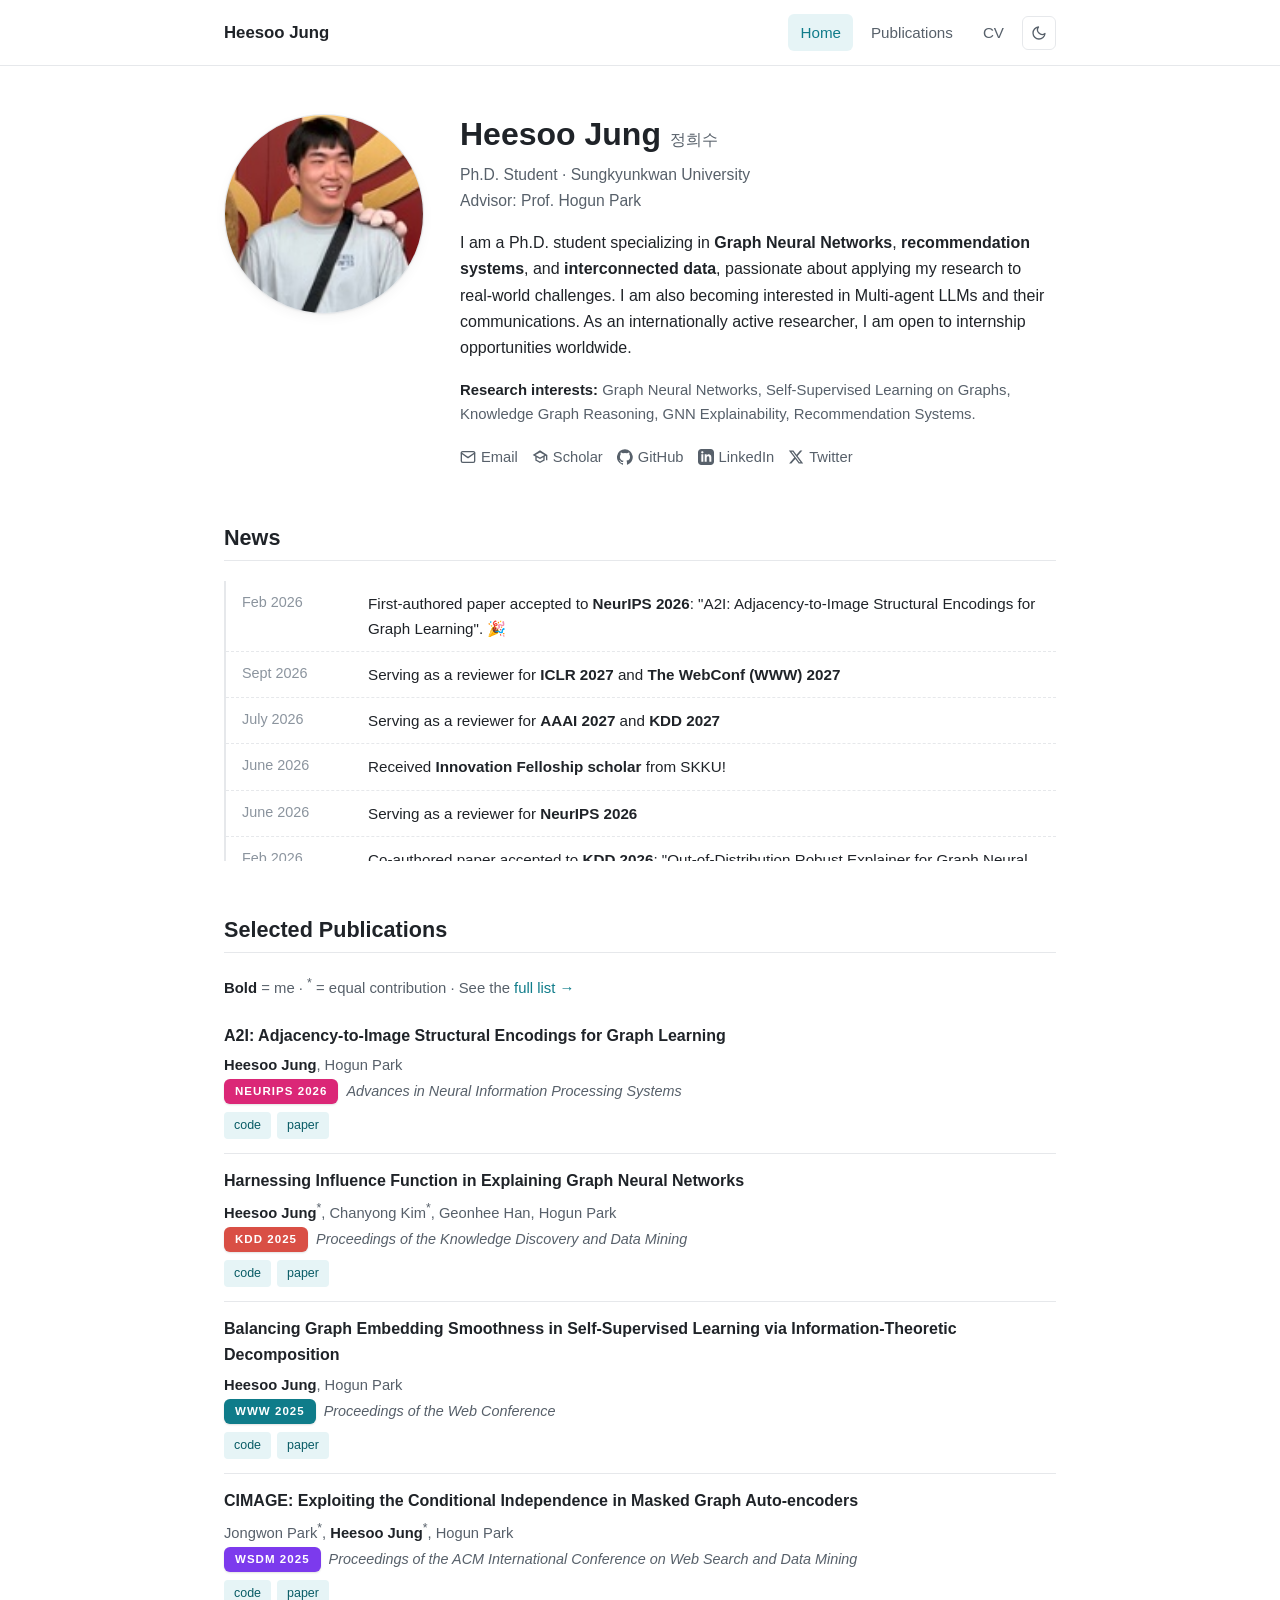
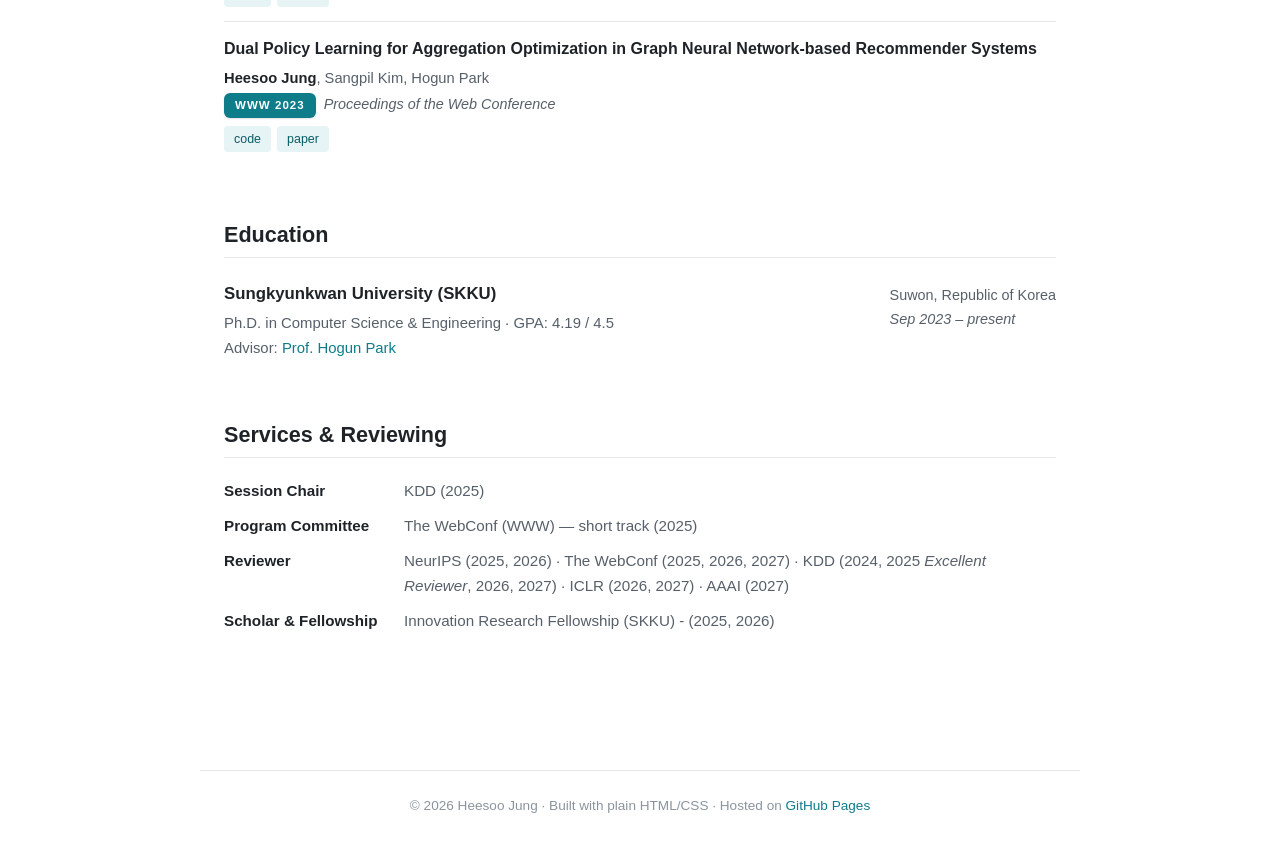
<file: index.html>
<!DOCTYPE html>
<html lang="en">
<head>
  <meta charset="UTF-8" />
  <meta name="viewport" content="width=device-width, initial-scale=1.0" />
  <title>Heesoo Jung</title>
  <meta name="description" content="Heesoo Jung — Ph.D. student at Sungkyunkwan University. Research on Graph Neural Networks, recommendation systems, and interconnected data, and now interested in multi-agent LLMs." />
  <link rel="stylesheet" href="assets/css/main.css" />
  <script src="assets/js/theme.js"></script>
  <!-- Favicon (replace with your own) -->
  <link rel="icon" href="data:image/svg+xml,%3Csvg xmlns='http://www.w3.org/2000/svg' viewBox='0 0 100 100'%3E%3Ctext y='.9em' font-size='90'%3E%F0%9F%93%9A%3C/text%3E%3C/svg%3E" />
</head>
<body>

  <!-- ============== NAV (duplicate on every page) ============== -->
  <nav class="navbar">
    <div class="nav-inner">
      <a class="nav-brand" href="index.html">Heesoo Jung</a>
      <div class="nav-links">
        <a href="index.html" class="active">Home</a>
        <a href="publications.html">Publications</a>
        <a href="assets/pdf/CV_Heesoo_Jung.pdf" target="_blank" rel="noopener">CV</a>
        <button class="theme-toggle" aria-label="Toggle dark mode">
          <svg class="moon" viewBox="0 0 24 24" fill="none" stroke="currentColor" stroke-width="2" stroke-linecap="round" stroke-linejoin="round"><path d="M21 12.79A9 9 0 1 1 11.21 3 7 7 0 0 0 21 12.79z"/></svg>
          <svg class="sun" viewBox="0 0 24 24" fill="none" stroke="currentColor" stroke-width="2" stroke-linecap="round" stroke-linejoin="round"><circle cx="12" cy="12" r="4"/><path d="M12 2v2M12 20v2M4.93 4.93l1.41 1.41M17.66 17.66l1.41 1.41M2 12h2M20 12h2M4.93 19.07l1.41-1.41M17.66 6.34l1.41-1.41"/></svg>
        </button>
      </div>
    </div>
  </nav>

  <main>

    <!-- ============== HERO ============== -->
    <section class="hero">
      <!-- Replace placeholder with: <img class="hero-photo" src="assets/img/profile.jpg" alt="Heesoo Jung"> -->
      <img class="hero-photo" src="assets/img/HS.jpg" alt="Heesoo Jung">

      <div>
        <h1>Heesoo Jung <span style="font-size:1rem;color:var(--text-soft);font-weight:400;">정희수</span></h1>
        <div class="hero-meta">
          Ph.D. Student &middot; <a href="https://www.skku.edu" target="_blank" rel="noopener">Sungkyunkwan University</a><br />
          Advisor: <a href="https://sites.google.com/view/hogun-park" target="_blank" rel="noopener">Prof. Hogun Park</a>
        </div>

        <p class="hero-bio">
          I am a Ph.D. student specializing in <strong>Graph Neural Networks</strong>,
          <strong>recommendation systems</strong>, and <strong>interconnected data</strong>,
          passionate about applying my research to real-world challenges. I am also becoming interested in Multi-agent LLMs and their communications. As an internationally
          active researcher, I am open to internship opportunities worldwide.
        </p>

        <p class="hero-bio" style="color:var(--text-soft);font-size:.93rem;">
          <strong style="color:var(--text);">Research interests:</strong>
          Graph Neural Networks, Self-Supervised Learning on Graphs,
          Knowledge Graph Reasoning, GNN Explainability, Recommendation Systems.
        </p>

        <div class="socials">
          <a href="mailto:steve305@g.skku.edu">
            <svg viewBox="0 0 24 24" fill="none" stroke="currentColor" stroke-width="2" stroke-linecap="round" stroke-linejoin="round"><path d="M4 4h16c1.1 0 2 .9 2 2v12c0 1.1-.9 2-2 2H4c-1.1 0-2-.9-2-2V6c0-1.1.9-2 2-2z"/><polyline points="22,6 12,13 2,6"/></svg>
            Email
          </a>
          <a href="https://scholar.google.com/citations?user=NH_YMugAAAAJ&hl=ko" target="_blank" rel="noopener">
            <svg viewBox="0 0 24 24" fill="currentColor"><path d="M12 2L1 9l4 2.18v6L12 21l7-3.82v-6l2-1.09V17h2V9L12 2zm6.82 7L12 12.72 5.18 9 12 5.28 18.82 9zM17 15.99l-5 2.73-5-2.73v-3.72L12 15l5-2.73v3.72z"/></svg>
            Scholar
          </a>
          <a href="https://github.com/steve30572" target="_blank" rel="noopener">
            <svg viewBox="0 0 24 24" fill="currentColor"><path d="M12 .3a12 12 0 0 0-3.8 23.4c.6.1.8-.3.8-.6v-2c-3.3.7-4-1.6-4-1.6-.5-1.4-1.3-1.8-1.3-1.8-1.1-.7.1-.7.1-.7 1.2.1 1.8 1.2 1.8 1.2 1.1 1.8 2.8 1.3 3.5 1 .1-.8.4-1.3.8-1.6-2.7-.3-5.5-1.3-5.5-6 0-1.3.5-2.4 1.2-3.2-.1-.3-.5-1.5.1-3.2 0 0 1-.3 3.3 1.2a11.5 11.5 0 0 1 6 0c2.3-1.5 3.3-1.2 3.3-1.2.6 1.7.2 2.9.1 3.2.8.8 1.2 1.9 1.2 3.2 0 4.6-2.8 5.6-5.5 5.9.4.4.8 1.1.8 2.2v3.3c0 .3.2.7.8.6A12 12 0 0 0 12 .3"/></svg>
            GitHub
          </a>
          <a href="https://www.linkedin.com/in/heesoo-jung-018920285/" target="_blank" rel="noopener">
            <svg viewBox="0 0 24 24" fill="currentColor"><path d="M19 0h-14c-2.761 0-5 2.239-5 5v14c0 2.761 2.239 5 5 5h14c2.761 0 5-2.239 5-5v-14c0-2.761-2.239-5-5-5zm-11 19h-3v-11h3v11zm-1.5-12.268c-.966 0-1.75-.79-1.75-1.764s.784-1.764 1.75-1.764 1.75.79 1.75 1.764-.783 1.764-1.75 1.764zm13.5 12.268h-3v-5.604c0-3.368-4-3.113-4 0v5.604h-3v-11h3v1.765c1.396-2.586 7-2.777 7 2.476v6.759z"/></svg>
            LinkedIn
          </a>
          <a href="https://x.com/" target="_blank" rel="noopener">
            <svg viewBox="0 0 24 24" fill="currentColor"><path d="M18.244 2.25h3.308l-7.227 8.26 8.502 11.24H16.17l-5.214-6.817L4.99 21.75H1.68l7.73-8.835L1.254 2.25H8.08l4.713 6.231zm-1.161 17.52h1.833L7.084 4.126H5.117z"/></svg>
            Twitter
          </a>
        </div>
      </div>
    </section>

    <!-- ============== NEWS ============== -->
    <section id="news">
      <h2>News</h2>
      <ul class="news-list">
        <li>
          <span class="news-date">Feb 2026</span>
          <span class="news-text">First-authored paper accepted to <strong>NeurIPS 2026</strong>: "A2I: Adjacency-to-Image Structural Encodings for Graph Learning". 🎉</span>
        </li>
        <li>
          <span class="news-date">Sept 2026</span>
          <span class="news-text">Serving as a reviewer for <strong>ICLR 2027</strong> and <strong>The WebConf (WWW) 2027</strong></span>
        </li>
        <li>
          <span class="news-date">July 2026</span>
          <span class="news-text">Serving as a reviewer for <strong>AAAI 2027</strong> and <strong>KDD 2027</strong></span>
        </li>
        <li>
          <span class="news-date">June 2026</span>
          <span class="news-text">Received <strong>Innovation Felloship scholar</strong> from SKKU!</span>
        </li>
        <li>
          <span class="news-date">June 2026</span>
          <span class="news-text">Serving as a reviewer for <strong>NeurIPS 2026</strong></span>
        </li>
        <li>
          <span class="news-date">Feb 2026</span>
          <span class="news-text">Co-authored paper accepted to <strong>KDD 2026</strong>: "Out-of-Distribution Robust Explainer for Graph Neural Networks". 🎉</span>
        </li>
        <li>
          <span class="news-date">Jan 2026</span>
          <span class="news-text">Paper accepted to <em>Expert Systems with Applications</em> (Elsevier) on spatial dependency for domain generalization in time-series data.</span>
        </li>
        <li>
          <span class="news-date">Nov 2025</span>
          <span class="news-text">Serving as a reviewer for <strong>ICLR 2026</strong>, <strong>The WebConf 2026</strong>, and <strong>KDD 2026</strong>.</span>
        </li>
        <li>
          <span class="news-date">May 2025</span>
          <span class="news-text">Paper accepted to <strong>KDD 2025</strong>: "Harnessing Influence Function in Explaining Graph Neural Networks". Served as <em>Session Chair</em>!</span>
        </li>
        <li>
          <span class="news-date">May 2025</span>
          <span class="news-text">Two papers accepted to <strong>ACL 2025 Findings</strong> and <strong>PAKDD 2025</strong> on knowledge graph reasoning.</span>
        </li>
        <li>
          <span class="news-date">Jan 2025</span>
          <span class="news-text">Received <strong>Excellent Reviewer Award</strong> at KDD 2025.</span>
        </li>
        <li>
          <span class="news-date">Jan 2025</span>
          <span class="news-text">Paper accepted to <strong>WWW 2025</strong> on balancing graph embedding smoothness in SSL.</span>
        </li>
        <li>
          <span class="news-date">Oct 2024</span>
          <span class="news-text">Paper accepted to <strong>WSDM 2025</strong>: "CIMAGE: Exploiting the Conditional Independence in Masked Graph Auto-encoders".</span>
        </li>
        <li>
          <span class="news-date">Sep 2023</span>
          <span class="news-text">Started Ph.D. in Computer Science and Engineering at <strong>Sungkyunkwan University</strong> under Prof. Hogun Park.</span>
        </li>
      </ul>
    </section>

    <!-- ============== SELECTED PUBLICATIONS ============== -->
    <section id="selected-publications">
      <h2>Selected Publications</h2>
      <p style="color:var(--text-soft);font-size:.93rem;margin-bottom:8px;">
        <span class="me" style="color:var(--text);font-weight:700;">Bold</span> = me &middot;
        <sup>*</sup> = equal contribution &middot;
        See the <a href="publications.html">full list →</a>
      </p>

      <div class="pub">
        <div class="pub-title">A2I: Adjacency-to-Image Structural Encodings for Graph Learning</div>
        <div class="pub-authors"><span class="me">Heesoo Jung</span>, Hogun Park</div>
        <div class="pub-venue"><span class="venue-tag venue-neurips">NeurIPS 2026</span><span class="venue-full">Advances in Neural Information Processing Systems</span></div>
        <div class="pub-links">
          <a class="pub-link" href="#">code</a>
          <a class="pub-link" href="#">paper</a>
        </div>
      </div>

      <div class="pub">
        <div class="pub-title">Harnessing Influence Function in Explaining Graph Neural Networks</div>
        <div class="pub-authors"><span class="me">Heesoo Jung</span><sup>*</sup>, Chanyong Kim<sup>*</sup>, Geonhee Han, Hogun Park</div>
        <div class="pub-venue"><span class="venue-tag venue-kdd">KDD 2025</span><span class="venue-full">Proceedings of the Knowledge Discovery and Data Mining</span></div>
        <div class="pub-links">
          <a class="pub-link" href="#">code</a>
          <a class="pub-link" href="#">paper</a>
        </div>
      </div>

      <div class="pub">
        <div class="pub-title">Balancing Graph Embedding Smoothness in Self-Supervised Learning via Information-Theoretic Decomposition</div>
        <div class="pub-authors"><span class="me">Heesoo Jung</span>, Hogun Park</div>
        <div class="pub-venue"><span class="venue-tag venue-www">WWW 2025</span><span class="venue-full">Proceedings of the Web Conference</span></div>
        <div class="pub-links">
          <a class="pub-link" href="#">code</a>
          <a class="pub-link" href="#">paper</a>
        </div>
      </div>

      <div class="pub">
        <div class="pub-title">CIMAGE: Exploiting the Conditional Independence in Masked Graph Auto-encoders</div>
        <div class="pub-authors">Jongwon Park<sup>*</sup>, <span class="me">Heesoo Jung</span><sup>*</sup>, Hogun Park</div>
        <div class="pub-venue"><span class="venue-tag venue-wsdm">WSDM 2025</span><span class="venue-full">Proceedings of the ACM International Conference on Web Search and Data Mining</span></div>
        <div class="pub-links">
          <a class="pub-link" href="#">code</a>
          <a class="pub-link" href="#">paper</a>
        </div>
      </div>

      <div class="pub">
        <div class="pub-title">Dual Policy Learning for Aggregation Optimization in Graph Neural Network-based Recommender Systems</div>
        <div class="pub-authors"><span class="me">Heesoo Jung</span>, Sangpil Kim, Hogun Park</div>
        <div class="pub-venue"><span class="venue-tag venue-www">WWW 2023</span><span class="venue-full">Proceedings of the Web Conference</span></div>
        <div class="pub-links">
          <a class="pub-link" href="#">code</a>
          <a class="pub-link" href="#">paper</a>
        </div>
      </div>
    </section>

    <!-- ============== EDUCATION ============== -->
    <section id="education">
      <h2>Education</h2>
      <div class="info-block">
        <div>
          <h3>Sungkyunkwan University (SKKU)</h3>
          <div style="color:var(--text-soft);font-size:.93rem;">Ph.D. in Computer Science & Engineering &middot; GPA: 4.19 / 4.5</div>
          <div style="color:var(--text-soft);font-size:.93rem;">Advisor: <a href="https://sites.google.com/view/hogun-park" target="_blank" rel="noopener">Prof. Hogun Park</a></div>
        </div>
        <div class="meta">
          Suwon, Republic of Korea<br />
          <em>Sep 2023 – present</em>
        </div>
      </div>
    </section>

    <!-- ============== SERVICES ============== -->
    <section id="services">
      <h2>Services &amp; Reviewing</h2>
      <dl class="kv-list">
        <dt>Session Chair</dt>
        <dd>KDD (2025)</dd>

        <dt>Program Committee</dt>
        <dd>The WebConf (WWW) — short track (2025)</dd>

        <dt>Reviewer</dt>
        <dd>
          NeurIPS (2025, 2026) &middot;
          The WebConf (2025, 2026, 2027) &middot;
          KDD (2024, 2025 <em>Excellent Reviewer</em>, 2026, 2027) &middot;
          ICLR (2026, 2027) &middot;
          AAAI (2027)
        </dd>
        <dt>Scholar & Fellowship</dt>
        <dd>
          Innovation Research Fellowship (SKKU) - (2025, 2026)
        </dd>
      </dl>
    </section>

  </main>

  <footer>
    © <span id="year">2026</span> Heesoo Jung &middot;
    Built with plain HTML/CSS &middot;
    Hosted on <a href="https://pages.github.com/" target="_blank" rel="noopener">GitHub Pages</a>
  </footer>

  <script>
    document.getElementById("year").textContent = new Date().getFullYear();
  </script>
</body>
</html>
</file>
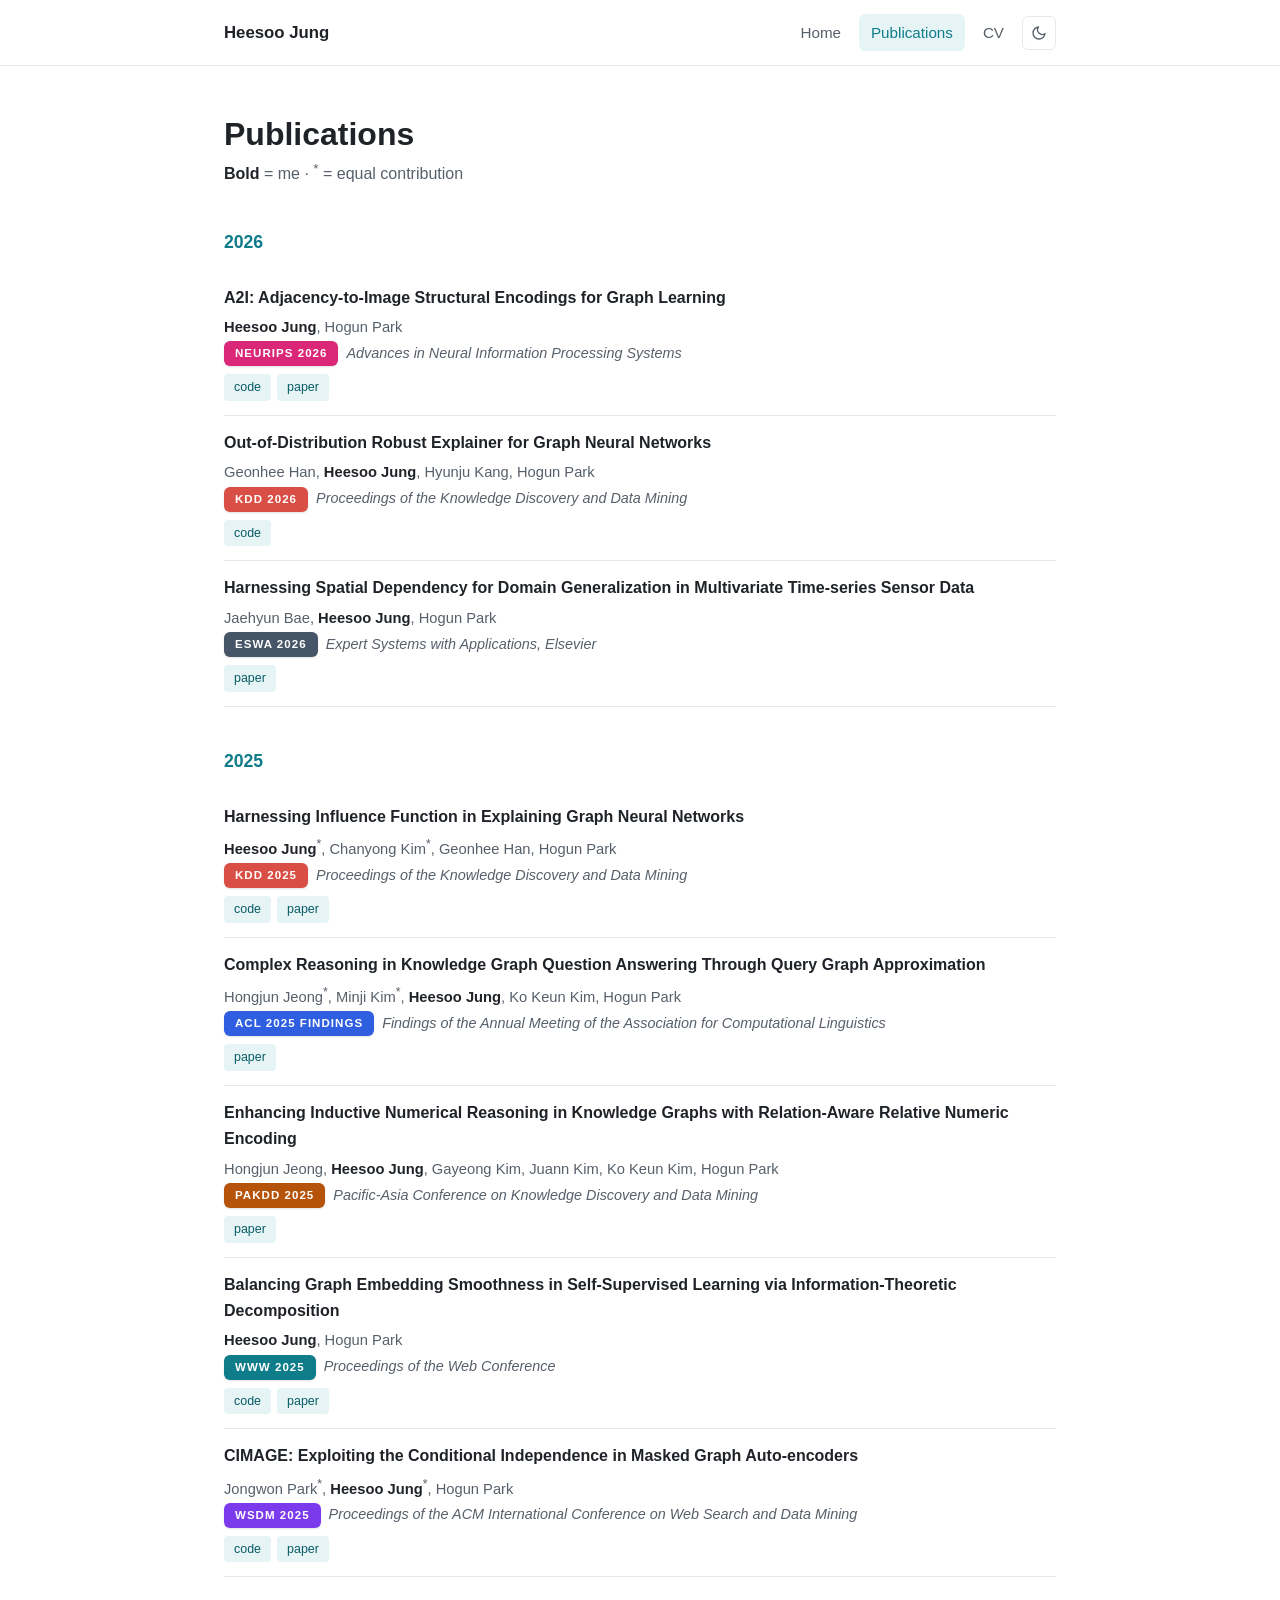
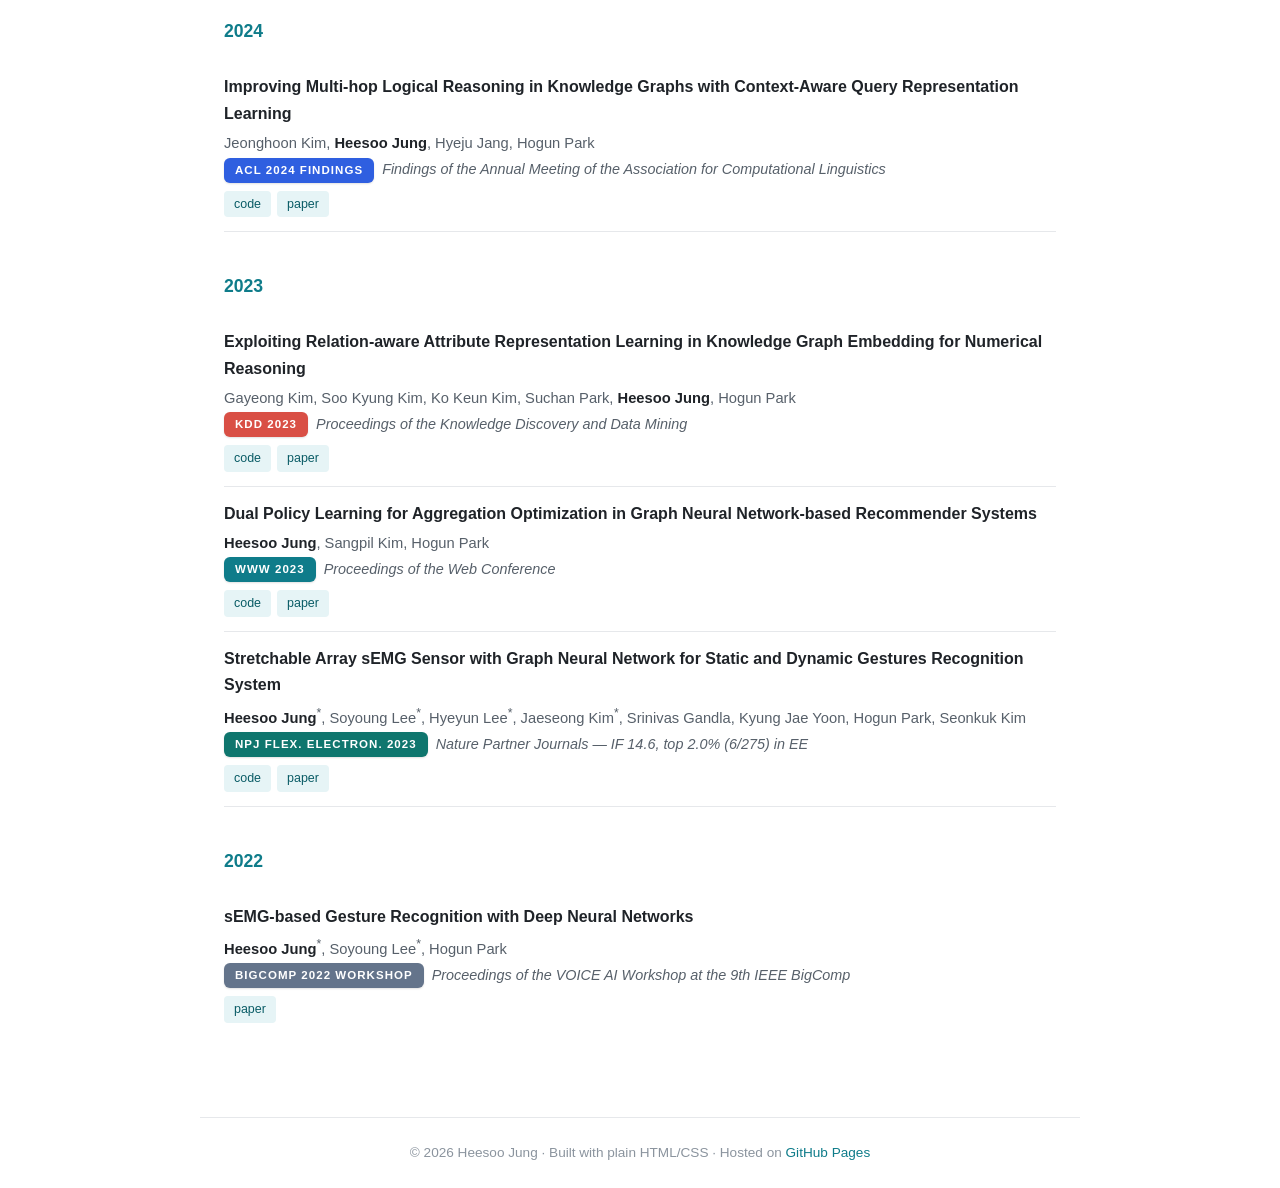
<file: publications.html>
<!DOCTYPE html>
<html lang="en">
<head>
  <meta charset="UTF-8" />
  <meta name="viewport" content="width=device-width, initial-scale=1.0" />
  <title>Publications — Heesoo Jung</title>
  <meta name="description" content="Full list of publications by Heesoo Jung." />
  <link rel="stylesheet" href="assets/css/main.css" />
  <script src="assets/js/theme.js"></script>
  <link rel="icon" href="data:image/svg+xml,%3Csvg xmlns='http://www.w3.org/2000/svg' viewBox='0 0 100 100'%3E%3Ctext y='.9em' font-size='90'%3E%F0%9F%93%9A%3C/text%3E%3C/svg%3E" />
</head>
<body>

  <nav class="navbar">
    <div class="nav-inner">
      <a class="nav-brand" href="index.html">Heesoo Jung</a>
      <div class="nav-links">
        <a href="index.html">Home</a>
        <a href="publications.html" class="active">Publications</a>
        <a href="assets/pdf/CV_Heesoo_Jung.pdf" target="_blank" rel="noopener">CV</a>
        <button class="theme-toggle" aria-label="Toggle dark mode">
          <svg class="moon" viewBox="0 0 24 24" fill="none" stroke="currentColor" stroke-width="2" stroke-linecap="round" stroke-linejoin="round"><path d="M21 12.79A9 9 0 1 1 11.21 3 7 7 0 0 0 21 12.79z"/></svg>
          <svg class="sun" viewBox="0 0 24 24" fill="none" stroke="currentColor" stroke-width="2" stroke-linecap="round" stroke-linejoin="round"><circle cx="12" cy="12" r="4"/><path d="M12 2v2M12 20v2M4.93 4.93l1.41 1.41M17.66 17.66l1.41 1.41M2 12h2M20 12h2M4.93 19.07l1.41-1.41M17.66 6.34l1.41-1.41"/></svg>
        </button>
      </div>
    </div>
  </nav>

  <main>
    <h1 style="margin-bottom: 4px;">Publications</h1>
    <p style="color:var(--text-soft);margin-bottom:32px;">
      <span class="me" style="color:var(--text);font-weight:700;">Bold</span> = me &middot;
      <sup>*</sup> = equal contribution
    </p>

    <!-- ===================== 2026 ===================== -->
    <div class="year-header">2026</div>

    <div class="pub">
      <div class="pub-title">A2I: Adjacency-to-Image Structural Encodings for Graph Learning</div>
      <div class="pub-authors"><span class="me">Heesoo Jung</span>, Hogun Park</div>
      <div class="pub-venue"><span class="venue-tag venue-neurips">NeurIPS 2026</span><span class="venue-full">Advances in Neural Information Processing Systems</span></div>
      <div class="pub-links">
        <a class="pub-link" href="#">code</a>
        <a class="pub-link" href="#">paper</a>
      </div>
    </div>

    <div class="pub">
      <div class="pub-title">Out-of-Distribution Robust Explainer for Graph Neural Networks</div>
      <div class="pub-authors">Geonhee Han, <span class="me">Heesoo Jung</span>, Hyunju Kang, Hogun Park</div>
      <div class="pub-venue"><span class="venue-tag venue-kdd">KDD 2026</span><span class="venue-full">Proceedings of the Knowledge Discovery and Data Mining</span></div>
      <div class="pub-links">
        <a class="pub-link" href="#">code</a>
      </div>
    </div>

    <div class="pub">
      <div class="pub-title">Harnessing Spatial Dependency for Domain Generalization in Multivariate Time-series Sensor Data</div>
      <div class="pub-authors">Jaehyun Bae, <span class="me">Heesoo Jung</span>, Hogun Park</div>
      <div class="pub-venue"><span class="venue-tag venue-eswa">ESWA 2026</span><span class="venue-full">Expert Systems with Applications, Elsevier</span></div>
      <div class="pub-links">
        <a class="pub-link" href="#">paper</a>
      </div>
    </div>

    <!-- ===================== 2025 ===================== -->
    <div class="year-header">2025</div>

    <div class="pub">
      <div class="pub-title">Harnessing Influence Function in Explaining Graph Neural Networks</div>
      <div class="pub-authors"><span class="me">Heesoo Jung</span><sup>*</sup>, Chanyong Kim<sup>*</sup>, Geonhee Han, Hogun Park</div>
      <div class="pub-venue"><span class="venue-tag venue-kdd">KDD 2025</span><span class="venue-full">Proceedings of the Knowledge Discovery and Data Mining</span></div>
      <div class="pub-links">
        <a class="pub-link" href="#">code</a>
        <a class="pub-link" href="#">paper</a>
      </div>
    </div>

    <div class="pub">
      <div class="pub-title">Complex Reasoning in Knowledge Graph Question Answering Through Query Graph Approximation</div>
      <div class="pub-authors">Hongjun Jeong<sup>*</sup>, Minji Kim<sup>*</sup>, <span class="me">Heesoo Jung</span>, Ko Keun Kim, Hogun Park</div>
      <div class="pub-venue"><span class="venue-tag venue-acl">ACL 2025 Findings</span><span class="venue-full">Findings of the Annual Meeting of the Association for Computational Linguistics</span></div>
      <div class="pub-links">
        <a class="pub-link" href="#">paper</a>
      </div>
    </div>

    <div class="pub">
      <div class="pub-title">Enhancing Inductive Numerical Reasoning in Knowledge Graphs with Relation-Aware Relative Numeric Encoding</div>
      <div class="pub-authors">Hongjun Jeong, <span class="me">Heesoo Jung</span>, Gayeong Kim, Juann Kim, Ko Keun Kim, Hogun Park</div>
      <div class="pub-venue"><span class="venue-tag venue-pakdd">PAKDD 2025</span><span class="venue-full">Pacific-Asia Conference on Knowledge Discovery and Data Mining</span></div>
      <div class="pub-links">
        <a class="pub-link" href="#">paper</a>
      </div>
    </div>

    <div class="pub">
      <div class="pub-title">Balancing Graph Embedding Smoothness in Self-Supervised Learning via Information-Theoretic Decomposition</div>
      <div class="pub-authors"><span class="me">Heesoo Jung</span>, Hogun Park</div>
      <div class="pub-venue"><span class="venue-tag venue-www">WWW 2025</span><span class="venue-full">Proceedings of the Web Conference</span></div>
      <div class="pub-links">
        <a class="pub-link" href="#">code</a>
        <a class="pub-link" href="#">paper</a>
      </div>
    </div>

    <div class="pub">
      <div class="pub-title">CIMAGE: Exploiting the Conditional Independence in Masked Graph Auto-encoders</div>
      <div class="pub-authors">Jongwon Park<sup>*</sup>, <span class="me">Heesoo Jung</span><sup>*</sup>, Hogun Park</div>
      <div class="pub-venue"><span class="venue-tag venue-wsdm">WSDM 2025</span><span class="venue-full">Proceedings of the ACM International Conference on Web Search and Data Mining</span></div>
      <div class="pub-links">
        <a class="pub-link" href="#">code</a>
        <a class="pub-link" href="#">paper</a>
      </div>
    </div>

    <!-- ===================== 2024 ===================== -->
    <div class="year-header">2024</div>

    <div class="pub">
      <div class="pub-title">Improving Multi-hop Logical Reasoning in Knowledge Graphs with Context-Aware Query Representation Learning</div>
      <div class="pub-authors">Jeonghoon Kim, <span class="me">Heesoo Jung</span>, Hyeju Jang, Hogun Park</div>
      <div class="pub-venue"><span class="venue-tag venue-acl">ACL 2024 Findings</span><span class="venue-full">Findings of the Annual Meeting of the Association for Computational Linguistics</span></div>
      <div class="pub-links">
        <a class="pub-link" href="#">code</a>
        <a class="pub-link" href="#">paper</a>
      </div>
    </div>

    <!-- ===================== 2023 ===================== -->
    <div class="year-header">2023</div>

    <div class="pub">
      <div class="pub-title">Exploiting Relation-aware Attribute Representation Learning in Knowledge Graph Embedding for Numerical Reasoning</div>
      <div class="pub-authors">Gayeong Kim, Soo Kyung Kim, Ko Keun Kim, Suchan Park, <span class="me">Heesoo Jung</span>, Hogun Park</div>
      <div class="pub-venue"><span class="venue-tag venue-kdd">KDD 2023</span><span class="venue-full">Proceedings of the Knowledge Discovery and Data Mining</span></div>
      <div class="pub-links">
        <a class="pub-link" href="#">code</a>
        <a class="pub-link" href="#">paper</a>
      </div>
    </div>

    <div class="pub">
      <div class="pub-title">Dual Policy Learning for Aggregation Optimization in Graph Neural Network-based Recommender Systems</div>
      <div class="pub-authors"><span class="me">Heesoo Jung</span>, Sangpil Kim, Hogun Park</div>
      <div class="pub-venue"><span class="venue-tag venue-www">WWW 2023</span><span class="venue-full">Proceedings of the Web Conference</span></div>
      <div class="pub-links">
        <a class="pub-link" href="#">code</a>
        <a class="pub-link" href="#">paper</a>
      </div>
    </div>

    <div class="pub">
      <div class="pub-title">Stretchable Array sEMG Sensor with Graph Neural Network for Static and Dynamic Gestures Recognition System</div>
      <div class="pub-authors"><span class="me">Heesoo Jung</span><sup>*</sup>, Soyoung Lee<sup>*</sup>, Hyeyun Lee<sup>*</sup>, Jaeseong Kim<sup>*</sup>, Srinivas Gandla, Kyung Jae Yoon, Hogun Park, Seonkuk Kim</div>
      <div class="pub-venue"><span class="venue-tag venue-npj">npj Flex. Electron. 2023</span><span class="venue-full">Nature Partner Journals &mdash; <em>IF 14.6, top 2.0% (6/275) in EE</em></span></div>
      <div class="pub-links">
        <a class="pub-link" href="#">code</a>
        <a class="pub-link" href="#">paper</a>
      </div>
    </div>

    <!-- ===================== 2022 ===================== -->
    <div class="year-header">2022</div>

    <div class="pub">
      <div class="pub-title">sEMG-based Gesture Recognition with Deep Neural Networks</div>
      <div class="pub-authors"><span class="me">Heesoo Jung</span><sup>*</sup>, Soyoung Lee<sup>*</sup>, Hogun Park</div>
      <div class="pub-venue"><span class="venue-tag venue-workshop">BigComp 2022 Workshop</span><span class="venue-full">Proceedings of the VOICE AI Workshop at the 9th IEEE BigComp</span></div>
      <div class="pub-links">
        <a class="pub-link" href="#">paper</a>
      </div>
    </div>

  </main>

  <footer>
    © <span id="year">2026</span> Heesoo Jung &middot;
    Built with plain HTML/CSS &middot;
    Hosted on <a href="https://pages.github.com/" target="_blank" rel="noopener">GitHub Pages</a>
  </footer>

  <script>
    document.getElementById("year").textContent = new Date().getFullYear();
  </script>
</body>
</html>
</file>
<file: assets/css/main.css>
/* =============================================================
   Personal homepage — al-folio inspired, plain HTML/CSS
   Tweak the CSS variables below to retheme quickly.
   ============================================================= */

:root {
  --bg: #ffffff;
  --bg-soft: #f8f9fa;
  --text: #1f2328;
  --text-soft: #57606a;
  --muted: #8b949e;
  --border: #e6e8eb;
  --accent: #0f7c8a;        /* primary accent (links, highlights) */
  --accent-soft: #e6f4f6;
  --accent-strong: #0a5c66;
  --shadow: 0 1px 2px rgba(0,0,0,.04), 0 4px 12px rgba(0,0,0,.04);
  --radius: 10px;
  --font-sans: -apple-system, BlinkMacSystemFont, "Inter", "Segoe UI", Helvetica, Arial, sans-serif;
  --font-serif: "Source Serif Pro", Georgia, "Times New Roman", serif;
}

html[data-theme="dark"] {
  --bg: #0d1117;
  --bg-soft: #161b22;
  --text: #e6edf3;
  --text-soft: #b6bec9;
  --muted: #8b949e;
  --border: #30363d;
  --accent: #4dd0e1;
  --accent-soft: #163b40;
  --accent-strong: #80deea;
  --shadow: 0 1px 2px rgba(0,0,0,.4), 0 4px 16px rgba(0,0,0,.4);
}

* { box-sizing: border-box; }

html, body {
  margin: 0;
  padding: 0;
  background: var(--bg);
  color: var(--text);
  font-family: var(--font-sans);
  font-size: 16px;
  line-height: 1.65;
  -webkit-font-smoothing: antialiased;
  text-rendering: optimizeLegibility;
  transition: background-color .2s ease, color .2s ease;
}

a {
  color: var(--accent);
  text-decoration: none;
  transition: color .15s ease;
}
a:hover { color: var(--accent-strong); text-decoration: underline; }

/* ---------- Navigation ---------- */
.navbar {
  position: sticky;
  top: 0;
  z-index: 50;
  background: rgba(255,255,255,.85);
  backdrop-filter: saturate(180%) blur(10px);
  -webkit-backdrop-filter: saturate(180%) blur(10px);
  border-bottom: 1px solid var(--border);
}
html[data-theme="dark"] .navbar { background: rgba(13,17,23,.85); }

.nav-inner {
  max-width: 880px;
  margin: 0 auto;
  padding: 14px 24px;
  display: flex;
  align-items: center;
  justify-content: space-between;
  gap: 16px;
}
.nav-brand {
  font-weight: 600;
  font-size: 1.05rem;
  color: var(--text);
}
.nav-brand:hover { text-decoration: none; }

.nav-links {
  display: flex;
  align-items: center;
  gap: 6px;
  flex-wrap: wrap;
}
.nav-links a {
  color: var(--text-soft);
  padding: 6px 12px;
  border-radius: 6px;
  font-weight: 500;
  font-size: .95rem;
}
.nav-links a:hover {
  background: var(--bg-soft);
  color: var(--text);
  text-decoration: none;
}
.nav-links a.active {
  color: var(--accent);
  background: var(--accent-soft);
}

.theme-toggle {
  background: transparent;
  border: 1px solid var(--border);
  color: var(--text-soft);
  border-radius: 6px;
  cursor: pointer;
  width: 34px;
  height: 34px;
  display: inline-flex;
  align-items: center;
  justify-content: center;
  transition: all .15s ease;
}
.theme-toggle:hover { color: var(--accent); border-color: var(--accent); }
.theme-toggle svg { width: 16px; height: 16px; }
html[data-theme="dark"] .theme-toggle .sun { display: inline; }
html[data-theme="dark"] .theme-toggle .moon { display: none; }
html:not([data-theme="dark"]) .theme-toggle .sun { display: none; }
html:not([data-theme="dark"]) .theme-toggle .moon { display: inline; }

/* ---------- Layout ---------- */
main {
  max-width: 880px;
  margin: 0 auto;
  padding: 48px 24px 80px;
}

section { margin-bottom: 56px; }

h1, h2, h3 { color: var(--text); line-height: 1.25; }
h1 { font-size: 2rem; margin: 0 0 8px; font-weight: 700; }
h2 {
  font-size: 1.35rem;
  margin: 0 0 20px;
  padding-bottom: 8px;
  border-bottom: 1px solid var(--border);
  font-weight: 600;
}
h3 { font-size: 1.05rem; margin: 0 0 6px; font-weight: 600; }

p { margin: 0 0 12px; color: var(--text); }

/* ---------- Hero / profile ---------- */
.hero {
  display: grid;
  grid-template-columns: 200px 1fr;
  gap: 36px;
  align-items: start;
  margin-bottom: 56px;
}
.hero-photo {
  width: 200px;
  height: 200px;
  border-radius: 50%;
  object-fit: cover;
  border: 1px solid var(--border);
  background: var(--bg-soft);
  box-shadow: var(--shadow);
}
.hero-photo-placeholder {
  width: 200px;
  height: 200px;
  border-radius: 50%;
  background: linear-gradient(135deg, var(--accent-soft), var(--bg-soft));
  display: flex;
  align-items: center;
  justify-content: center;
  font-size: 3rem;
  color: var(--accent);
  font-weight: 600;
  border: 1px solid var(--border);
}
.hero-meta { color: var(--text-soft); font-size: .98rem; margin-top: 4px; }
.hero-meta a { color: var(--text-soft); }
.hero-meta a:hover { color: var(--accent); }
.hero-bio { margin-top: 16px; }
.hero-bio strong { color: var(--text); }

.socials {
  display: flex;
  gap: 14px;
  margin-top: 18px;
  flex-wrap: wrap;
}
.socials a {
  color: var(--text-soft);
  display: inline-flex;
  align-items: center;
  gap: 5px;
  font-size: .92rem;
}
.socials a:hover { color: var(--accent); text-decoration: none; }
.socials svg { width: 16px; height: 16px; }

@media (max-width: 640px) {
  .hero { grid-template-columns: 1fr; text-align: center; }
  .hero-photo, .hero-photo-placeholder { margin: 0 auto; }
  .socials { justify-content: center; }
}

/* ---------- News ---------- */
.news-list {
  list-style: none;
  padding: 0;
  margin: 0;
  border-left: 2px solid var(--border);
  max-height: 280px;
  overflow-y: auto;
}
.news-list li {
  display: grid;
  grid-template-columns: 110px 1fr;
  gap: 16px;
  padding: 10px 16px;
  border-bottom: 1px dashed var(--border);
}
.news-list li:last-child { border-bottom: none; }
.news-date {
  color: var(--muted);
  font-variant-numeric: tabular-nums;
  font-size: .9rem;
  white-space: nowrap;
}
.news-text { color: var(--text); font-size: .95rem; }

@media (max-width: 640px) {
  .news-list li { grid-template-columns: 1fr; gap: 2px; }
}

/* ---------- Publications ---------- */
.year-header {
  font-size: 1.1rem;
  font-weight: 700;
  color: var(--accent);
  margin: 32px 0 14px;
  padding-top: 8px;
}
.year-header:first-of-type { margin-top: 0; }

.pub {
  padding: 14px 0;
  border-bottom: 1px solid var(--border);
}
.pub:last-child { border-bottom: none; }

.pub-title {
  font-weight: 600;
  color: var(--text);
  font-size: 1rem;
  margin-bottom: 4px;
}
.pub-authors {
  font-size: .92rem;
  color: var(--text-soft);
  margin-bottom: 2px;
}
.pub-authors .me { color: var(--text); font-weight: 700; }
.pub-venue {
  display: flex;
  flex-wrap: wrap;
  align-items: center;
  gap: 8px;
  color: var(--text-soft);
  font-size: .9rem;
  margin-bottom: 8px;
}
.pub-venue .venue-full { font-style: italic; }
.pub-venue em { font-style: italic; }

/* ---------- Venue tags ---------- */
.venue-tag {
  display: inline-block;
  padding: 3px 11px;
  border-radius: 6px;
  font-size: .72rem;
  font-weight: 700;
  letter-spacing: .09em;
  text-transform: uppercase;
  font-style: normal;
  white-space: nowrap;
  color: #fff;
  background: var(--venue, #64748b);
  box-shadow: 0 1px 2px rgba(0,0,0,.12);
}
html[data-theme="dark"] .venue-tag {
  box-shadow: none;
  filter: saturate(.92) brightness(1.06);
}

.venue-neurips { --venue: #db2777; }
.venue-kdd    { --venue: #d94f45; }
.venue-www    { --venue: #0f7c8a; }
.venue-wsdm   { --venue: #7c3aed; }
.venue-acl    { --venue: #2f5fe0; }
.venue-pakdd  { --venue: #b45309; }
.venue-npj    { --venue: #0f766e; }
.venue-eswa   { --venue: #475569; }
.venue-workshop { --venue: #64748b; }
.pub-links {
  display: flex;
  gap: 6px;
  flex-wrap: wrap;
}
.pub-link {
  display: inline-block;
  padding: 2px 9px;
  font-size: .78rem;
  font-weight: 500;
  border-radius: 4px;
  background: var(--accent-soft);
  color: var(--accent-strong);
  border: 1px solid transparent;
  transition: all .15s ease;
}
.pub-link:hover {
  background: var(--accent);
  color: #fff;
  text-decoration: none;
}
html[data-theme="dark"] .pub-link { color: var(--accent); }
html[data-theme="dark"] .pub-link:hover { color: #0d1117; }

.pub-badge {
  display: inline-block;
  padding: 1px 7px;
  font-size: .72rem;
  font-weight: 600;
  border-radius: 3px;
  background: var(--text);
  color: var(--bg);
  margin-left: 6px;
  vertical-align: middle;
  letter-spacing: .02em;
}

/* ---------- Education / Services tables ---------- */
.info-block {
  display: grid;
  grid-template-columns: 1fr auto;
  gap: 8px 24px;
  padding: 6px 0;
  border-bottom: 1px solid var(--border);
}
.info-block:last-child { border-bottom: none; }
.info-block .meta { color: var(--text-soft); font-size: .9rem; }

.kv-list {
  display: grid;
  grid-template-columns: 160px 1fr;
  gap: 10px 20px;
}
.kv-list dt { color: var(--text); font-weight: 600; font-size: .95rem; }
.kv-list dd { margin: 0; color: var(--text-soft); font-size: .95rem; }

@media (max-width: 640px) {
  .kv-list { grid-template-columns: 1fr; gap: 2px 0; }
  .kv-list dd { margin-bottom: 10px; }
}

/* ---------- Footer ---------- */
footer {
  max-width: 880px;
  margin: 0 auto;
  padding: 24px;
  color: var(--muted);
  font-size: .85rem;
  text-align: center;
  border-top: 1px solid var(--border);
}
</file>
